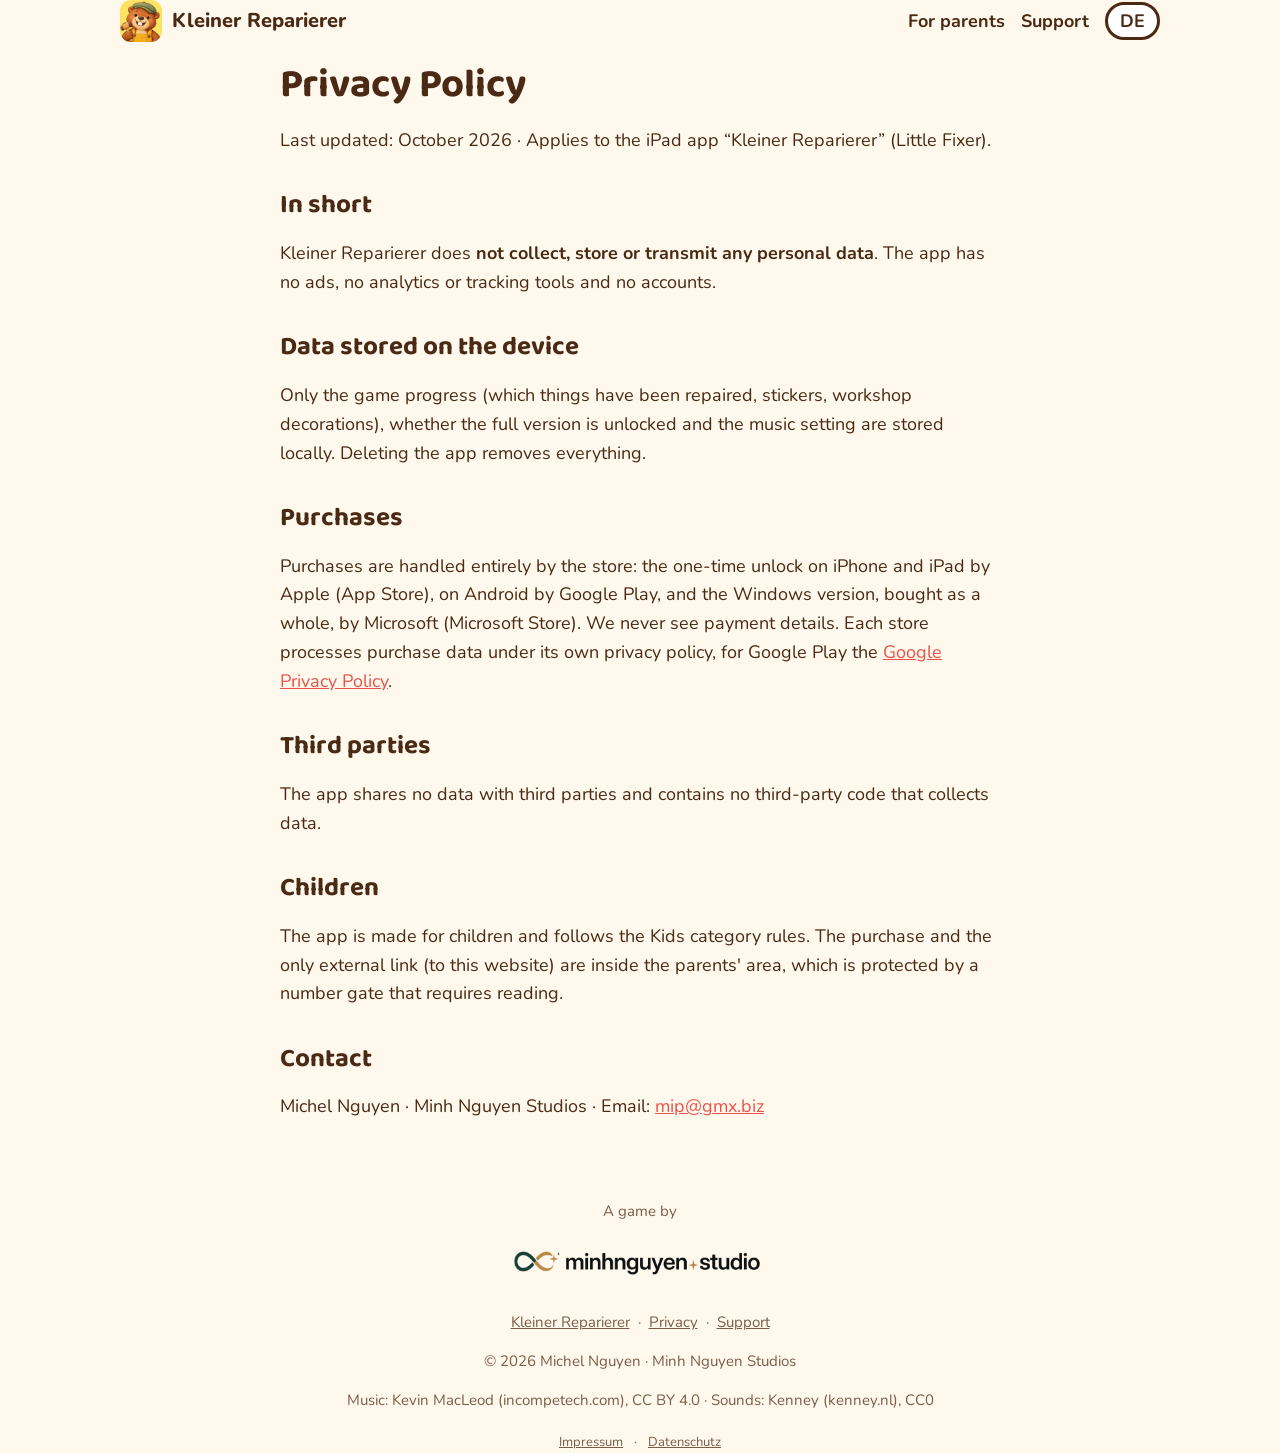
<file: privacy.html>
<!doctype html>
<html lang="en">
<head>
<meta charset="utf-8"><meta name="viewport" content="width=device-width,initial-scale=1">
<link rel="icon" href="favicon.png"><link rel="apple-touch-icon" href="img/icon.png">
<link rel="preconnect" href="https://fonts.googleapis.com"><link rel="stylesheet" href="https://fonts.googleapis.com/css2?family=Baloo+2:wght@700;800&family=Nunito:wght@400;700;800&display=swap">
<link rel="stylesheet" href="style.css?v=1"><script src="lang.js"></script>

<title>Privacy – Kleiner Reparierer</title>
</head>
<body><nav class="wrap">
  <a class="brand" href="./"><img src="img/icon.png" alt="">Kleiner Reparierer</a>
  <div class="links">
    <a href="./#parents"><span data-l="en">For parents</span><span data-l="de">Für Eltern</span></a>
    <a href="support.html">Support</a>
    <button class="lang" onclick="toggleLang()"><span data-l="en">DE</span><span data-l="de">EN</span></button>
  </div>
</nav>

<main class="wrap doc">
<div data-l="en">
<h1>Privacy Policy</h1>
<p>Last updated: October 2026 · Applies to the iPad app “Kleiner Reparierer” (Little Fixer).</p>
<h2>In short</h2>
<p>Kleiner Reparierer does <strong>not collect, store or transmit any personal data</strong>. The app has no ads, no analytics or tracking tools and no accounts.</p>
<h2>Data stored on the device</h2>
<p>Only the game progress (which things have been repaired, stickers, workshop decorations), whether the full version is unlocked and the music setting are stored locally. Deleting the app removes everything.</p>
<h2>Purchases</h2>
<p>Purchases are handled entirely by the store: the one-time unlock on iPhone and iPad by Apple (App Store), on Android by Google Play, and the Windows version, bought as a whole, by Microsoft (Microsoft Store). We never see payment details. Each store processes purchase data under its own privacy policy, for Google Play the <a href="https://policies.google.com/privacy">Google Privacy Policy</a>.</p>
<h2>Third parties</h2>
<p>The app shares no data with third parties and contains no third-party code that collects data.</p>
<h2>Children</h2>
<p>The app is made for children and follows the Kids category rules. The purchase and the only external link (to this website) are inside the parents' area, which is protected by a number gate that requires reading.</p>
<h2>Contact</h2>
<p>Michel Nguyen · Minh Nguyen Studios · Email: <a href="mailto:mip@gmx.biz">mip@gmx.biz</a></p>
</div>
<div data-l="de">
<h1>Datenschutzerklärung</h1>
<p>Stand: Oktober 2026 · Gilt für die iPad-App „Kleiner Reparierer“.</p>
<h2>Kurz gesagt</h2>
<p>Kleiner Reparierer erhebt, speichert und überträgt <strong>keine personenbezogenen Daten</strong>. Die App hat keine Werbung, keine Analyse- oder Tracking-Werkzeuge und keine Konten.</p>
<h2>Gespeicherte Daten auf dem Gerät</h2>
<p>Lokal gespeichert werden nur der Spielfortschritt (was repariert wurde, Sticker, Werkstatt-Deko), ob die Vollversion freigeschaltet ist, und die Musikeinstellung. Beim Löschen der App wird alles entfernt.</p>
<h2>Käufe</h2>
<p>Käufe wickelt vollständig der jeweilige Store ab: die einmalige Freischaltung auf iPhone und iPad Apple (App Store), auf Android Google Play, und die als Ganzes gekaufte Windows-Version Microsoft (Microsoft Store). Zahlungsdaten sehen wir nie. Jeder Store verarbeitet Kaufdaten nach seinen eigenen Datenschutzbestimmungen, bei Google Play gilt die <a href="https://policies.google.com/privacy">Datenschutzerklärung von Google</a>.</p>
<h2>Dritte</h2>
<p>Die App gibt keine Daten an Dritte weiter und enthält keinen Fremdcode, der Daten sammelt.</p>
<h2>Kinder</h2>
<p>Die App richtet sich an Kinder und erfüllt die Regeln der Kids-Kategorie. Der Kauf und der einzige Link nach außen (zu dieser Website) liegen im Elternbereich, der durch eine Zahlen-Sperre geschützt ist, für die man lesen können muss.</p>
<h2>Kontakt</h2>
<p>Michel Nguyen · Minh Nguyen Studios · E-Mail: <a href="mailto:mip@gmx.biz">mip@gmx.biz</a></p>
</div>

</main>
<!--FOOTER-->
<footer class="wrap">
  <a class="studio" href="https://minh.systems/" aria-label="Minh Nguyen Studios"><span data-l="en">A game by</span><span data-l="de">Ein Spiel von</span><img src="img/studio.png" alt="Minh Nguyen Studios" width="260" height="61"></a>
  <a href="./">Kleiner Reparierer</a>·<a href="privacy.html"><span data-l="en">Privacy</span><span data-l="de">Datenschutz</span></a>·<a href="support.html">Support</a>
  <p>© 2026 Michel Nguyen · Minh Nguyen Studios</p>
  <p data-l="en">Music: Kevin MacLeod (incompetech.com), CC BY 4.0 · Sounds: Kenney (kenney.nl), CC0</p>
  <p data-l="de">Musik: Kevin MacLeod (incompetech.com), CC BY 4.0 · Klänge: Kenney (kenney.nl), CC0</p>
<div class="minh-studio" style="clear:both;margin:20px auto 0;text-align:center;font-size:13px;line-height:1.6">
<a href="https://minh.systems/impressum/" style="color:inherit">Impressum</a> · <a href="https://minh.systems/datenschutz/" style="color:inherit">Datenschutz</a>
</div>
</footer>
<!--/FOOTER-->
</body>
</html>
</file>
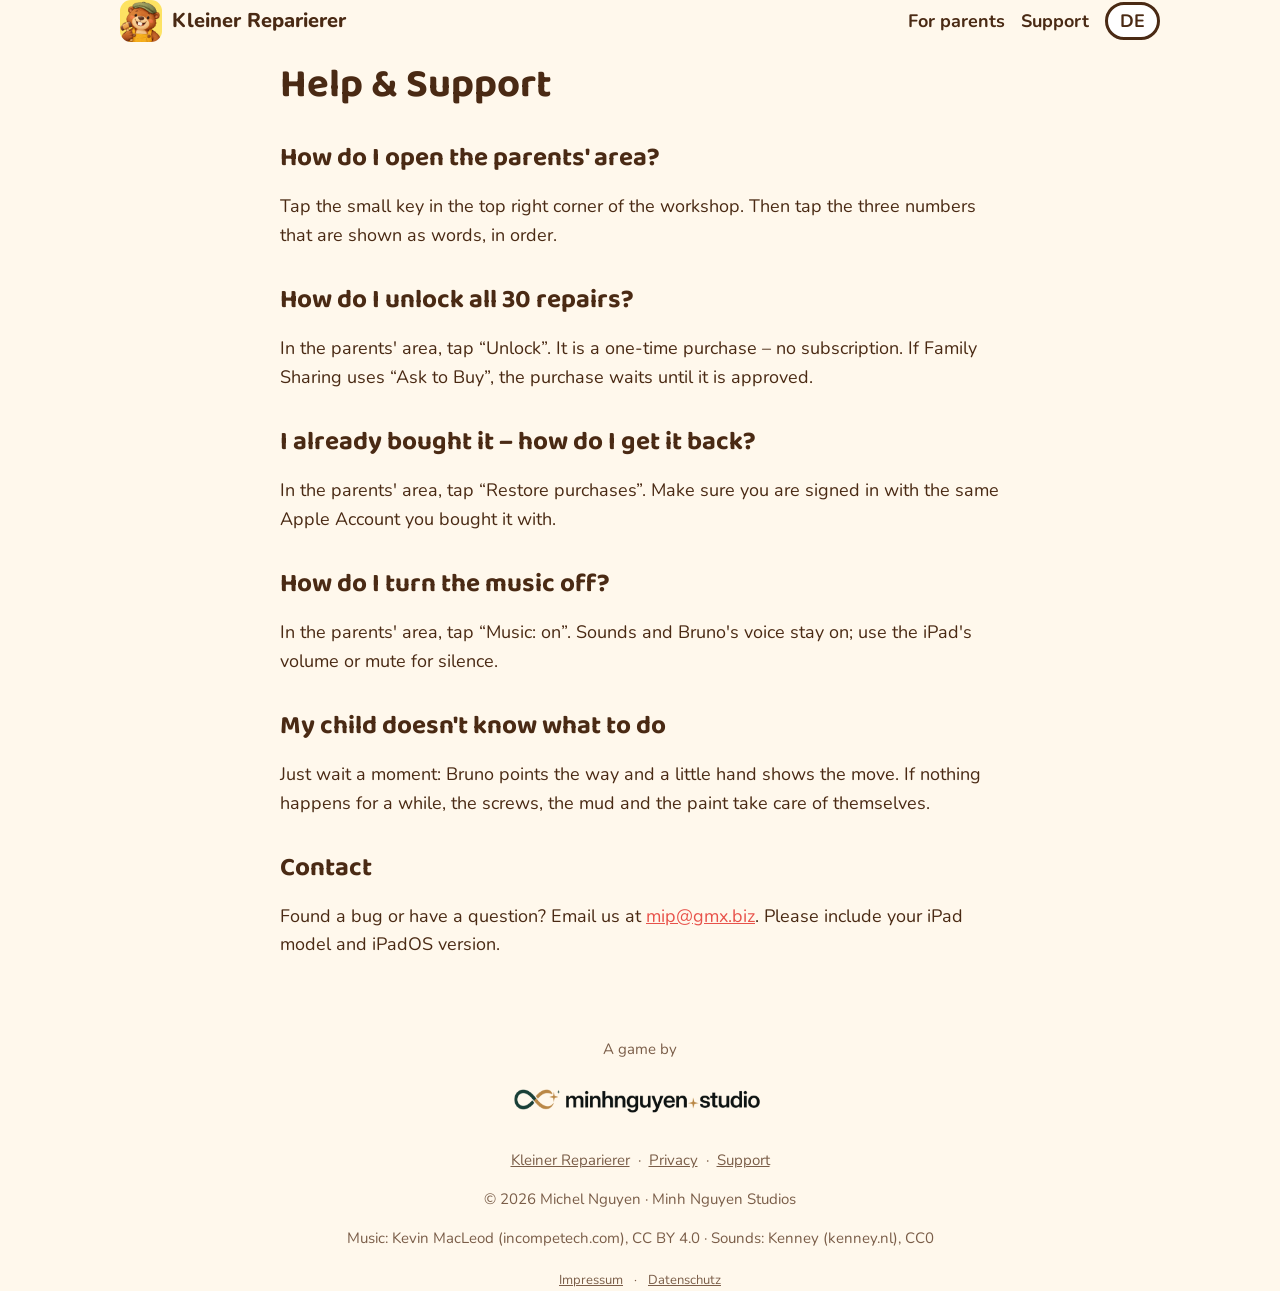
<file: support.html>
<!doctype html>
<html lang="en">
<head>
<meta charset="utf-8"><meta name="viewport" content="width=device-width,initial-scale=1">
<link rel="icon" href="favicon.png"><link rel="apple-touch-icon" href="img/icon.png">
<link rel="preconnect" href="https://fonts.googleapis.com"><link rel="stylesheet" href="https://fonts.googleapis.com/css2?family=Baloo+2:wght@700;800&family=Nunito:wght@400;700;800&display=swap">
<link rel="stylesheet" href="style.css?v=1"><script src="lang.js"></script>

<title>Support – Kleiner Reparierer</title>
</head>
<body><nav class="wrap">
  <a class="brand" href="./"><img src="img/icon.png" alt="">Kleiner Reparierer</a>
  <div class="links">
    <a href="./#parents"><span data-l="en">For parents</span><span data-l="de">Für Eltern</span></a>
    <a href="support.html">Support</a>
    <button class="lang" onclick="toggleLang()"><span data-l="en">DE</span><span data-l="de">EN</span></button>
  </div>
</nav>

<main class="wrap doc">
<div data-l="en">
<h1>Help &amp; Support</h1>
<h2>How do I open the parents' area?</h2>
<p>Tap the small key in the top right corner of the workshop. Then tap the three numbers that are shown as words, in order.</p>
<h2>How do I unlock all 30 repairs?</h2>
<p>In the parents' area, tap “Unlock”. It is a one-time purchase – no subscription. If Family Sharing uses “Ask to Buy”, the purchase waits until it is approved.</p>
<h2>I already bought it – how do I get it back?</h2>
<p>In the parents' area, tap “Restore purchases”. Make sure you are signed in with the same Apple Account you bought it with.</p>
<h2>How do I turn the music off?</h2>
<p>In the parents' area, tap “Music: on”. Sounds and Bruno's voice stay on; use the iPad's volume or mute for silence.</p>
<h2>My child doesn't know what to do</h2>
<p>Just wait a moment: Bruno points the way and a little hand shows the move. If nothing happens for a while, the screws, the mud and the paint take care of themselves.</p>
<h2>Contact</h2>
<p>Found a bug or have a question? Email us at <a href="mailto:mip@gmx.biz?subject=Kleiner%20Reparierer">mip@gmx.biz</a>. Please include your iPad model and iPadOS version.</p>
</div>
<div data-l="de">
<h1>Hilfe &amp; Support</h1>
<h2>Wie komme ich in den Elternbereich?</h2>
<p>Tippe in der Werkstatt oben rechts auf den kleinen Schlüssel. Dann tippe die drei als Wörter angezeigten Zahlen der Reihe nach.</p>
<h2>Wie schalte ich alle 30 Reparaturen frei?</h2>
<p>Im Elternbereich auf „Freischalten“ tippen. Es ist ein einmaliger Kauf – kein Abo. Wenn in der Familienfreigabe „Kaufanfrage“ aktiv ist, wartet der Kauf auf die Zustimmung.</p>
<h2>Ich habe schon gekauft – wie bekomme ich es zurück?</h2>
<p>Im Elternbereich auf „Käufe wiederherstellen“ tippen. Achte darauf, mit demselben Apple Account angemeldet zu sein.</p>
<h2>Wie schalte ich die Musik aus?</h2>
<p>Im Elternbereich auf „Musik: an“ tippen. Geräusche und Brunos Stimme bleiben an; für Ruhe die Lautstärke des iPads nutzen.</p>
<h2>Mein Kind weiß nicht weiter</h2>
<p>Einfach kurz warten: Bruno zeigt den Weg, und eine kleine Hand macht es vor. Passiert länger nichts, erledigen sich Schrauben, Matsch und Farbe von selbst.</p>
<h2>Kontakt</h2>
<p>Fehler gefunden oder eine Frage? Schreib uns an <a href="mailto:mip@gmx.biz?subject=Kleiner%20Reparierer">mip@gmx.biz</a>. Bitte nenne iPad-Modell und iPadOS-Version.</p>
</div>

</main>
<!--FOOTER-->
<footer class="wrap">
  <a class="studio" href="https://minh.systems/" aria-label="Minh Nguyen Studios"><span data-l="en">A game by</span><span data-l="de">Ein Spiel von</span><img src="img/studio.png" alt="Minh Nguyen Studios" width="260" height="61"></a>
  <a href="./">Kleiner Reparierer</a>·<a href="privacy.html"><span data-l="en">Privacy</span><span data-l="de">Datenschutz</span></a>·<a href="support.html">Support</a>
  <p>© 2026 Michel Nguyen · Minh Nguyen Studios</p>
  <p data-l="en">Music: Kevin MacLeod (incompetech.com), CC BY 4.0 · Sounds: Kenney (kenney.nl), CC0</p>
  <p data-l="de">Musik: Kevin MacLeod (incompetech.com), CC BY 4.0 · Klänge: Kenney (kenney.nl), CC0</p>
<div class="minh-studio" style="clear:both;margin:20px auto 0;text-align:center;font-size:13px;line-height:1.6">
<a href="https://minh.systems/impressum/" style="color:inherit">Impressum</a> · <a href="https://minh.systems/datenschutz/" style="color:inherit">Datenschutz</a>
</div>
</footer>
<!--/FOOTER-->
</body>
</html>
</file>
<file: style.css>
:root{--sun:#ffd96a;--orange:#ffb85c;--cream:#fff8ec;--ink:#4a2a14;--wood:#c98b4f;--red:#e8524a;--green:#62c25a;--muted:#7a5d48}
*{box-sizing:border-box}
html{scroll-behavior:smooth}
body{margin:0;background:var(--cream);color:var(--ink);font:18px/1.6 "Nunito",system-ui,sans-serif}
h1,h2,h3{font-family:"Baloo 2","Nunito",sans-serif;line-height:1.15;margin:0 0 .4em}
a{color:var(--red)}
.wrap{max-width:1080px;margin:0 auto;padding:0 20px}
nav{display:flex;align-items:center;justify-content:space-between;padding:14px 0;gap:12px;flex-wrap:wrap}
nav .brand{display:flex;align-items:center;gap:10px;font-weight:800;text-decoration:none;color:var(--ink);font-size:20px}
nav .brand img{width:42px;height:42px;border-radius:11px}
nav .links{display:flex;gap:16px;align-items:center;font-weight:700}
nav .links a{color:var(--ink);text-decoration:none}
.lang{border:3px solid var(--ink);border-radius:999px;background:#fff;padding:2px 12px;font-weight:800;cursor:pointer;font:inherit;color:var(--ink)}
.hero{background:linear-gradient(var(--sun),var(--orange) 70%,var(--cream));padding:40px 0 60px;text-align:center}
.hero h1{font-size:clamp(36px,7vw,68px)}
.hero p.lead{font-size:clamp(18px,2.6vw,24px);max-width:740px;margin:0 auto 26px}
.hero .shot{margin-top:34px}
.shot{width:100%;border:5px solid var(--ink);border-radius:26px;box-shadow:0 10px 0 rgba(74,42,20,.15);display:block;height:auto}
.btn{display:inline-block;background:var(--ink);color:#fff;padding:12px 26px;border-radius:999px;font-weight:800;text-decoration:none;margin:6px}
.btn.alt{background:#fff;color:var(--ink);border:3px solid var(--ink)}
.soon{display:block;margin-top:8px;font-size:15px;color:var(--muted)}
section{padding:56px 0}
.grid{display:grid;grid-template-columns:repeat(auto-fit,minmax(240px,1fr));gap:22px}
.card{background:#fff;border:4px solid var(--ink);border-radius:24px;padding:22px}
.card .e{font-size:38px}
.feature{display:grid;grid-template-columns:1fr 1fr;gap:34px;align-items:center;margin-bottom:48px}
.feature:nth-child(even) .txt{order:-1}
@media(max-width:760px){.feature{grid-template-columns:1fr}.feature:nth-child(even) .txt{order:0}}
.parents{background:#fff;border-top:4px solid var(--ink);border-bottom:4px solid var(--ink)}
.parents ul{padding-left:1.1em}
.parents li{margin:.4em 0}
footer{padding:30px 0 50px;color:var(--muted);font-size:15px;text-align:center}
footer a{color:var(--muted);margin:0 8px}
.doc{max-width:760px;padding-top:20px;padding-bottom:60px}
.doc h1{font-size:40px}
.doc h2{margin-top:1.4em;font-size:26px}
[data-l]{display:none}
html[lang=de] [data-l=de],html[lang=en] [data-l=en]{display:revert}
.studio{display:flex;width:max-content;margin:0 auto 18px !important;flex-direction:column;align-items:center;gap:8px;text-decoration:none;color:var(--muted)}
.studio img{width:260px;max-width:80vw;height:auto;display:block}
.gallery{display:flex;gap:18px;overflow-x:auto;scroll-snap-type:x mandatory;padding-bottom:14px}
.gallery .shot{flex:0 0 min(86%,640px);scroll-snap-align:center;border-width:4px;border-radius:20px}
video.shot{background:#000}
</file>
